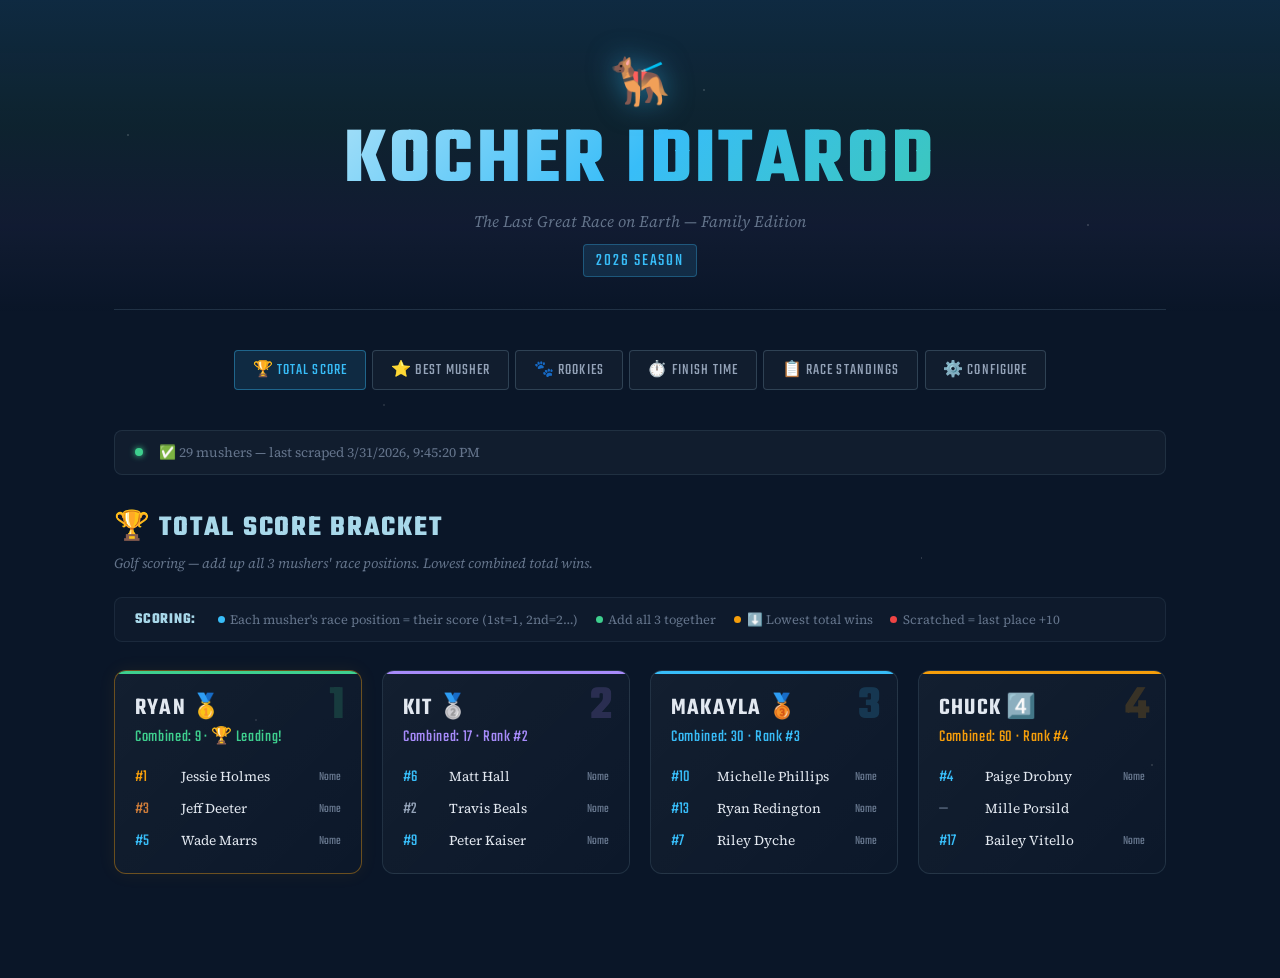
<file: index.html>
<!DOCTYPE html>
<html lang="en">
<head>
  <meta charset="UTF-8" />
  <meta name="viewport" content="width=device-width, initial-scale=1.0"/>
  <title>Kocher Iditarod Tracker 🐕</title>
  <link rel="preconnect" href="https://fonts.googleapis.com">
  <link href="https://fonts.googleapis.com/css2?family=Teko:wght@400;600;700&family=Source+Serif+4:ital,wght@0,300;0,400;0,600;1,300&display=swap" rel="stylesheet">
  <style>
    :root{
      --deep:#0a1628;--frost:#a8d8ea;--aurora-g:#3ecf8e;--aurora-b:#38bdf8;--aurora-p:#a78bfa;
      --gold:#f59e0b;--silver:#94a3b8;--bronze:#cd7c3a;--danger:#ef4444;--text:#e2e8f0;--muted:#64748b;
    }
    *{box-sizing:border-box;margin:0;padding:0}
    body{background:var(--deep);color:var(--text);font-family:'Source Serif 4',Georgia,serif;min-height:100vh;overflow-x:hidden}
    body::before{content:'';position:fixed;inset:0;pointer-events:none;z-index:0;
      background-image:
        radial-gradient(1px 1px at 10% 15%,rgba(255,255,255,.5) 0%,transparent 100%),
        radial-gradient(1px 1px at 30% 45%,rgba(255,255,255,.35) 0%,transparent 100%),
        radial-gradient(1px 1px at 55% 10%,rgba(255,255,255,.5) 0%,transparent 100%),
        radial-gradient(1px 1px at 72% 62%,rgba(255,255,255,.3) 0%,transparent 100%),
        radial-gradient(1px 1px at 85% 25%,rgba(255,255,255,.5) 0%,transparent 100%),
        radial-gradient(1px 1px at 20% 80%,rgba(255,255,255,.35) 0%,transparent 100%),
        radial-gradient(1px 1px at 90% 85%,rgba(255,255,255,.4) 0%,transparent 100%)}
    body::after{content:'';position:fixed;top:0;left:0;right:0;height:35vh;pointer-events:none;z-index:0;
      background:linear-gradient(180deg,rgba(56,189,248,.12) 0%,rgba(62,207,142,.07) 40%,rgba(167,139,250,.05) 70%,transparent 100%);
      animation:aurora 8s ease-in-out infinite alternate}
    @keyframes aurora{0%{opacity:.6}100%{opacity:1}}

    .container{position:relative;z-index:1;max-width:1100px;margin:0 auto;padding:0 1.5rem 4rem}

    header{text-align:center;padding:3rem 0 2rem;border-bottom:1px solid rgba(168,216,234,.15);margin-bottom:2.5rem}
    .header-dog{font-size:3rem;display:block;margin-bottom:.5rem;filter:drop-shadow(0 0 14px rgba(56,189,248,.5))}
    header h1{font-family:'Teko',sans-serif;font-size:clamp(2.8rem,7vw,5rem);font-weight:700;letter-spacing:.04em;text-transform:uppercase;line-height:1;
      background:linear-gradient(135deg,#e8f4f8 0%,#38bdf8 50%,#3ecf8e 100%);-webkit-background-clip:text;-webkit-text-fill-color:transparent;background-clip:text}
    header p{color:var(--muted);font-style:italic;font-size:1rem;margin-top:.5rem}
    .year-badge{display:inline-block;background:rgba(56,189,248,.12);border:1px solid rgba(56,189,248,.3);color:var(--aurora-b);
      font-family:'Teko',sans-serif;font-size:1.1rem;letter-spacing:.1em;padding:.2rem .8rem;border-radius:4px;margin-top:.75rem}

    nav{display:flex;gap:.4rem;justify-content:center;margin-bottom:2.5rem;flex-wrap:wrap}
    .nav-btn{font-family:'Teko',sans-serif;font-size:1rem;letter-spacing:.07em;text-transform:uppercase;
      padding:.45rem 1.1rem;border:1px solid rgba(168,216,234,.2);background:rgba(255,255,255,.03);
      color:var(--silver);border-radius:4px;cursor:pointer;transition:all .2s}
    .nav-btn:hover,.nav-btn.active{background:rgba(56,189,248,.12);border-color:rgba(56,189,248,.4);color:var(--aurora-b)}

    .view{display:none}.view.active{display:block}

    .status-bar{display:flex;align-items:center;background:rgba(255,255,255,.03);border:1px solid rgba(168,216,234,.1);
      border-radius:8px;padding:.75rem 1.25rem;margin-bottom:2rem;gap:1rem;flex-wrap:wrap}
    .status-dot{width:8px;height:8px;border-radius:50%;background:var(--aurora-g);box-shadow:0 0 6px var(--aurora-g);animation:pulse 2s infinite;flex-shrink:0}
    .status-dot.warn{background:var(--gold);box-shadow:0 0 6px var(--gold)}
    .status-dot.error{background:var(--danger);box-shadow:0 0 6px var(--danger);animation:none}
    @keyframes pulse{0%,100%{opacity:1}50%{opacity:.4}}
    .status-text{font-size:.85rem;color:var(--muted);flex:1}

    .scoring-key{display:flex;gap:.6rem 1.1rem;flex-wrap:wrap;align-items:center;
      background:rgba(255,255,255,.02);border:1px solid rgba(168,216,234,.08);border-radius:8px;
      padding:.65rem 1.25rem;margin-bottom:1.75rem;font-size:.8rem;color:var(--muted)}
    .scoring-key strong{font-family:'Teko',sans-serif;font-size:.95rem;letter-spacing:.05em;color:var(--frost);margin-right:.25rem}
    .key-item{display:flex;align-items:center;gap:.35rem;white-space:nowrap}
    .key-dot{width:7px;height:7px;border-radius:50%}

    .bracket-header{margin-bottom:1.5rem}
    .bracket-header h2{font-family:'Teko',sans-serif;font-size:1.8rem;letter-spacing:.06em;text-transform:uppercase;color:var(--frost);margin-bottom:.25rem}
    .bracket-header p{color:var(--muted);font-size:.875rem;font-style:italic}

    /* CARDS */
    .family-grid{display:grid;grid-template-columns:repeat(auto-fill,minmax(245px,1fr));gap:1.25rem;margin-bottom:2.5rem}
    .family-card{background:linear-gradient(135deg,rgba(255,255,255,.04) 0%,rgba(255,255,255,.01) 100%);
      border:1px solid rgba(168,216,234,.12);border-radius:12px;padding:1.25rem;
      position:relative;overflow:hidden;transition:transform .2s,border-color .2s}
    .family-card:hover{transform:translateY(-2px);border-color:rgba(168,216,234,.25)}
    .family-card.leading{border-color:rgba(245,158,11,.4);box-shadow:0 0 18px rgba(245,158,11,.07)}
    .family-card::before{content:'';position:absolute;top:0;left:0;right:0;height:3px;
      background:var(--card-color,var(--aurora-b));border-radius:12px 12px 0 0}
    .card-rank{font-family:'Teko',sans-serif;font-size:3rem;font-weight:700;line-height:1;
      color:var(--card-color,var(--aurora-b));opacity:.18;position:absolute;top:.75rem;right:1rem}
    .card-name{font-family:'Teko',sans-serif;font-size:1.5rem;font-weight:600;letter-spacing:.05em;text-transform:uppercase}
    .card-score{font-family:'Teko',sans-serif;font-size:1.05rem;color:var(--card-color,var(--aurora-b));letter-spacing:.04em;margin-bottom:1rem}
    .card-body{display:flex;flex-direction:column;gap:.5rem}
    .card-row{display:flex;align-items:center;gap:.5rem;font-size:.85rem}
    .card-row-label{font-family:'Teko',sans-serif;font-size:.78rem;letter-spacing:.08em;text-transform:uppercase;color:var(--muted);min-width:3.5rem}
    .musher-pos{font-family:'Teko',sans-serif;font-size:1.05rem;min-width:2.4rem;color:var(--aurora-b)}
    .musher-pos.gold{color:var(--gold)}.musher-pos.silver{color:var(--silver)}.musher-pos.bronze{color:var(--bronze)}
    .musher-pos.scr{color:var(--danger);font-size:.85rem}.musher-pos.unknown{color:var(--muted)}
    .musher-name{flex:1}
    .musher-pts{font-family:'Teko',sans-serif;font-size:1rem;color:var(--aurora-g)}
    .musher-pts.muted{color:var(--muted)}
    .divider{height:1px;background:rgba(168,216,234,.08);margin:.4rem 0}
    .badge{display:inline-block;font-family:'Teko',sans-serif;font-size:.72rem;letter-spacing:.06em;padding:.1rem .4rem;border-radius:3px;border:1px solid;white-space:nowrap}
    .badge-rookie{color:var(--aurora-p);border-color:rgba(167,139,250,.35);background:rgba(167,139,250,.08)}
    .badge-win{color:var(--aurora-g);border-color:rgba(62,207,142,.35);background:rgba(62,207,142,.08)}
    .badge-backup{color:var(--aurora-b);border-color:rgba(56,189,248,.35);background:rgba(56,189,248,.08)}
    .badge-scr{color:var(--danger);border-color:rgba(239,68,68,.35);background:rgba(239,68,68,.06)}
    .badge-pending{color:var(--muted);border-color:rgba(100,116,139,.3);background:rgba(100,116,139,.05)}
    .time-display{font-family:'Teko',sans-serif;font-size:1.3rem;color:var(--text);letter-spacing:.04em}
    .time-diff{font-family:'Teko',sans-serif;font-size:1rem}
    .time-diff.close{color:var(--aurora-g)}.time-diff.off{color:var(--muted)}.time-diff.winner{color:var(--gold)}

    /* TABLE */
    .standings-section h2{font-family:'Teko',sans-serif;font-size:1.8rem;letter-spacing:.06em;text-transform:uppercase;color:var(--frost);margin-bottom:1rem}
    .table-wrap{overflow-x:auto;border:1px solid rgba(168,216,234,.1);border-radius:10px}
    table{width:100%;border-collapse:collapse;font-size:.9rem}
    thead th{background:rgba(255,255,255,.05);font-family:'Teko',sans-serif;font-size:.95rem;letter-spacing:.1em;
      text-transform:uppercase;color:var(--muted);padding:.75rem 1rem;text-align:left;
      border-bottom:1px solid rgba(168,216,234,.1);white-space:nowrap}
    tbody tr{border-bottom:1px solid rgba(168,216,234,.06);transition:background .15s}
    tbody tr:hover{background:rgba(255,255,255,.03)}
    tbody tr.picked{background:rgba(56,189,248,.04)}
    tbody tr.rookie-hl{background:rgba(167,139,250,.04)}
    tbody td{padding:.65rem 1rem;vertical-align:middle}
    .pos-num{font-family:'Teko',sans-serif;font-size:1.2rem;color:var(--aurora-b)}
    tr.p1 .pos-num{color:var(--gold)}tr.p2 .pos-num{color:var(--silver)}tr.p3 .pos-num{color:var(--bronze)}
    .picked-by{display:flex;gap:.3rem;flex-wrap:wrap}
    .picker-tag{font-size:.7rem;font-family:'Teko',sans-serif;letter-spacing:.05em;padding:.1rem .45rem;border-radius:3px;border:1px solid}
    .s-racing{color:var(--aurora-g)}.s-finished{color:var(--gold)}.s-scr{color:var(--danger)}

    /* CONFIG */
    .config-section h2{font-family:'Teko',sans-serif;font-size:1.8rem;letter-spacing:.06em;text-transform:uppercase;color:var(--frost);margin-bottom:.5rem}
    .config-section>p{color:var(--muted);font-size:.9rem;margin-bottom:1.5rem;font-style:italic}
    .member-blocks{display:grid;grid-template-columns:repeat(auto-fill,minmax(260px,1fr));gap:1.25rem;margin-bottom:2rem}
    .member-block{background:rgba(255,255,255,.03);border:1px solid rgba(168,216,234,.1);border-radius:10px;padding:1.25rem}
    .block-title{font-family:'Teko',sans-serif;font-size:1.1rem;letter-spacing:.08em;text-transform:uppercase;margin-bottom:.75rem;padding-bottom:.5rem;border-bottom:1px solid rgba(168,216,234,.1)}
    .member-block label{display:block;font-family:'Teko',sans-serif;font-size:.82rem;letter-spacing:.1em;text-transform:uppercase;color:var(--muted);margin-bottom:.3rem}
    .member-block input{width:100%;background:rgba(255,255,255,.05);border:1px solid rgba(168,216,234,.15);border-radius:6px;
      padding:.45rem .75rem;color:var(--text);font-family:'Source Serif 4',serif;font-size:.9rem;margin-bottom:.65rem;transition:border-color .2s}
    .member-block input:focus{outline:none;border-color:rgba(56,189,248,.4)}
    .member-block input::placeholder{color:var(--muted)}
    .color-row{display:flex;align-items:center;gap:.5rem;margin-bottom:.65rem}
    .color-row input[type="color"]{width:40px;height:32px;padding:2px;cursor:pointer;margin-bottom:0}
    .section-divider{height:1px;background:rgba(168,216,234,.1);margin:.4rem 0 .75rem}
    .section-label{font-family:'Teko',sans-serif;font-size:.8rem;letter-spacing:.1em;text-transform:uppercase;color:var(--aurora-p);margin-bottom:.5rem}
    .time-row{display:flex;gap:.5rem}
    .time-row>div{flex:1}
    .save-btn{font-family:'Teko',sans-serif;font-size:1.15rem;letter-spacing:.08em;text-transform:uppercase;
      padding:.6rem 2rem;background:linear-gradient(135deg,rgba(56,189,248,.2),rgba(62,207,142,.2));
      border:1px solid rgba(56,189,248,.4);color:var(--aurora-b);border-radius:6px;cursor:pointer;transition:all .2s}
    .save-btn:hover{background:linear-gradient(135deg,rgba(56,189,248,.3),rgba(62,207,142,.3))}
    .save-confirm{display:none;color:var(--aurora-g);font-size:.9rem;margin-top:.5rem}
    .info-box{background:rgba(56,189,248,.06);border:1px solid rgba(56,189,248,.18);border-radius:8px;
      padding:1rem 1.25rem;margin-bottom:1.5rem;font-size:.875rem;color:#93c5fd;line-height:1.6}
    .info-box strong{display:block;color:var(--aurora-b);font-family:'Teko',sans-serif;font-size:1rem;letter-spacing:.05em;margin-bottom:.3rem}
    .finish-time-block{background:rgba(255,255,255,.03);border:1px solid rgba(168,216,234,.1);border-radius:10px;padding:1.25rem;margin-bottom:1.75rem}
    .finish-time-block h3{font-family:'Teko',sans-serif;font-size:1.2rem;letter-spacing:.07em;text-transform:uppercase;color:var(--frost);margin-bottom:.5rem}
    .finish-time-block p{color:var(--muted);font-size:.85rem;margin-bottom:.75rem;font-style:italic}
    .finish-time-inputs{display:flex;gap:.75rem;flex-wrap:wrap}
    .finish-time-inputs>div{flex:1;min-width:100px}
    code{background:rgba(255,255,255,.08);padding:.1rem .35rem;border-radius:3px;font-size:.85em}

    .no-data{text-align:center;padding:3rem 1rem;color:var(--muted);font-style:italic}
    .no-data .emoji{font-size:3rem;display:block;margin-bottom:1rem}
    .loader{display:inline-block;width:13px;height:13px;border:2px solid rgba(56,189,248,.2);
      border-top-color:var(--aurora-b);border-radius:50%;animation:spin .7s linear infinite;vertical-align:middle;margin-right:5px}
    @keyframes spin{to{transform:rotate(360deg)}}
    @media(max-width:640px){header h1{font-size:2.5rem}.family-grid{grid-template-columns:1fr 1fr}.nav-btn{font-size:.85rem;padding:.4rem .75rem}}
    @media(max-width:420px){.family-grid{grid-template-columns:1fr}}
  </style>
  <script src="picks.js"></script>
</head>
<body>
<div class="container">

  <header>
    <span class="header-dog">🐕‍🦺</span>
    <h1>Kocher Iditarod</h1>
    <p>The Last Great Race on Earth — Family Edition</p>
    <span class="year-badge">2026 SEASON</span>
  </header>

  <nav>
    <button class="nav-btn active" onclick="showView('score',this)">🏆 Total Score</button>
    <button class="nav-btn" onclick="showView('best',this)">⭐ Best Musher</button>
    <button class="nav-btn" onclick="showView('rookie',this)">🐾 Rookies</button>
    <button class="nav-btn" onclick="showView('time',this)">⏱️ Finish Time</button>
    <button class="nav-btn" onclick="showView('race',this)">📋 Race Standings</button>
    <button class="nav-btn" onclick="showView('config',this)">⚙️ Configure</button>
  </nav>

  <div class="status-bar">
    <div class="status-dot" id="status-dot"></div>
    <span class="status-text" id="status-text"><span class="loader"></span> Fetching standings...</span>
  </div>

  <!-- BRACKET 1: TOTAL SCORE -->
  <div id="view-score" class="view active">
    <div class="bracket-header">
      <h2>🏆 Total Score Bracket</h2>
      <p>Golf scoring — add up all 3 mushers' race positions. Lowest combined total wins.</p>
    </div>
    <div class="scoring-key">
      <strong>SCORING:</strong>
      <span class="key-item"><span class="key-dot" style="background:var(--aurora-b)"></span>Each musher's race position = their score (1st=1, 2nd=2…)</span>
      <span class="key-item"><span class="key-dot" style="background:var(--aurora-g)"></span>Add all 3 together</span>
      <span class="key-item"><span class="key-dot" style="background:var(--gold)"></span>⬇️ Lowest total wins</span>
      <span class="key-item"><span class="key-dot" style="background:var(--danger)"></span>Scratched = last place +10</span>
    </div>
    <div class="family-grid" id="grid-score">
      <div class="no-data"><span class="emoji">⏳</span>Loading...</div>
    </div>
  </div>

  <!-- BRACKET 2: BEST MUSHER -->
  <div id="view-best" class="view">
    <div class="bracket-header">
      <h2>⭐ Best Musher Bracket</h2>
      <p>Forget the team — whose single best pick is furthest ahead in the race?</p>
    </div>
    <div class="scoring-key">
      <strong>SCORING:</strong>
      <span class="key-item"><span class="key-dot" style="background:var(--aurora-b)"></span>Take the best-placed musher from each person's 3 picks</span>
      <span class="key-item"><span class="key-dot" style="background:var(--gold)"></span>⬇️ Lowest single position wins</span>
    </div>
    <div class="family-grid" id="grid-best">
      <div class="no-data"><span class="emoji">⏳</span>Loading...</div>
    </div>
  </div>

  <!-- BRACKET 3: ROOKIE -->
  <div id="view-rookie" class="view">
    <div class="bracket-header">
      <h2>🐾 Rookie Bracket</h2>
      <p>Each person picked a primary and backup rookie. Lowest finishing position wins. Backup is used if primary scratches.</p>
    </div>
    <div class="scoring-key">
      <strong>SCORING:</strong>
      <span class="key-item"><span class="key-dot" style="background:var(--aurora-p)"></span>Primary rookie used first</span>
      <span class="key-item"><span class="key-dot" style="background:var(--aurora-b)"></span>Backup activates if primary scratches</span>
      <span class="key-item"><span class="key-dot" style="background:var(--gold)"></span>⬇️ Lowest position wins</span>
      <span class="key-item"><span class="key-dot" style="background:var(--muted)"></span>Rookies tagged (r) in Race Standings</span>
    </div>
    <div class="family-grid" id="grid-rookie">
      <div class="no-data"><span class="emoji">⏳</span>Loading...</div>
    </div>
  </div>

  <!-- BRACKET 4: FINISH TIME -->
  <div id="view-time" class="view">
    <div class="bracket-header">
      <h2>⏱️ Finish Time Bracket</h2>
      <p>Each person guessed how long the race winner would take. Closest guess wins.</p>
    </div>
    <div class="scoring-key">
      <strong>SCORING:</strong>
      <span class="key-item"><span class="key-dot" style="background:var(--aurora-b)"></span>Guesses in days + hours</span>
      <span class="key-item"><span class="key-dot" style="background:var(--aurora-g)"></span>Closest to actual finish time wins</span>
      <span class="key-item"><span class="key-dot" style="background:var(--gold)"></span>Enter actual time in ⚙️ Configure once race ends</span>
    </div>
    <div id="time-winner-banner"></div>
    <div class="family-grid" id="grid-time">
      <div class="no-data"><span class="emoji">⏳</span>Loading...</div>
    </div>
  </div>

  <!-- RACE STANDINGS -->
  <div id="view-race" class="view">
    <div class="standings-section">
      <h2>📋 Full Race Standings</h2>
      <div class="table-wrap">
        <table>
          <thead><tr><th>Pos</th><th>Musher</th><th>Status</th><th>Checkpoint</th><th>Rookie</th><th>Picked By</th></tr></thead>
          <tbody id="standings-tbody"><tr><td colspan="6" class="no-data">Loading...</td></tr></tbody>
        </table>
      </div>
    </div>
  </div>

  <!-- CONFIG -->
  <div id="view-config" class="view">
    <div class="config-section">
      <h2>⚙️ Configure Picks</h2>
      <p>Update family members, musher picks, rookie picks, and finish time guesses. Names must match exactly as shown in Race Standings.</p>

      <div class="info-box">
        <strong>🤖 Live Data</strong>
        GitHub Actions scrapes iditarod.com every 3 hours → saves to <code>standings.json</code> → this page fetches it automatically. Trigger manually: Actions tab → Scrape Iditarod Standings → Run workflow.
      </div>

      <div class="finish-time-block">
        <h3>🏁 Actual Winner Finish Time</h3>
        <p>Enter once the race winner crosses the finish line. Leave blank while race is ongoing.</p>
        <div class="finish-time-inputs">
          <div>
            <label style="display:block;font-family:'Teko',sans-serif;font-size:.85rem;letter-spacing:.1em;text-transform:uppercase;color:var(--muted);margin-bottom:.3rem">Days</label>
            <input id="actual-days" type="number" min="0" max="30" placeholder="e.g. 9"
              style="width:100%;background:rgba(255,255,255,.05);border:1px solid rgba(168,216,234,.15);border-radius:6px;padding:.5rem .75rem;color:var(--text);font-family:'Source Serif 4',serif;font-size:.95rem"/>
          </div>
          <div>
            <label style="display:block;font-family:'Teko',sans-serif;font-size:.85rem;letter-spacing:.1em;text-transform:uppercase;color:var(--muted);margin-bottom:.3rem">Hours</label>
            <input id="actual-hours" type="number" min="0" max="23" placeholder="e.g. 14"
              style="width:100%;background:rgba(255,255,255,.05);border:1px solid rgba(168,216,234,.15);border-radius:6px;padding:.5rem .75rem;color:var(--text);font-family:'Source Serif 4',serif;font-size:.95rem"/>
          </div>
        </div>
      </div>

      <div class="member-blocks" id="member-blocks"></div>
      <button class="save-btn" onclick="saveConfig()">💾 Save All Picks</button>
      <div class="save-confirm" id="save-confirm">✓ Saved!</div>
    </div>
  </div>

</div>

<script>
// DEFAULT_CONFIG is loaded from picks.js
// Falls back to empty config if picks.js fails to load
const DEFAULT_CONFIG = (typeof PICKS !== 'undefined') ? PICKS : {
  actualFinishDays: null, actualFinishHours: null,
  members: []
};

// ══════════════════════════════════════════════════
// STATE
// ══════════════════════════════════════════════════
let config   = loadConfig();
let raceData = [];

function loadConfig(){
  try{
    const s = localStorage.getItem('iditarod-config-2026');
    if(!s) return JSON.parse(JSON.stringify(DEFAULT_CONFIG));
    const stored = JSON.parse(s);
    // Merge in any new fields from DEFAULT_CONFIG that might be missing
    stored.members = stored.members.map((m,i) => ({...DEFAULT_CONFIG.members[i], ...m}));
    return stored;
  } catch(e){ return JSON.parse(JSON.stringify(DEFAULT_CONFIG)); }
}

function saveConfig(){
  const ad = document.getElementById('actual-days').value;
  const ah = document.getElementById('actual-hours').value;
  config.actualFinishDays  = ad !== '' ? parseFloat(ad)  : null;
  config.actualFinishHours = ah !== '' ? parseFloat(ah) : null;

  document.querySelectorAll('.member-block[data-idx]').forEach(block => {
    const i = parseInt(block.dataset.idx);
    config.members[i].name           = block.querySelector('.inp-name').value.trim() || config.members[i].name;
    config.members[i].color          = block.querySelector('.inp-color').value;
    config.members[i].picks          = [
      block.querySelector('.inp-p1').value,
      block.querySelector('.inp-p2').value,
      block.querySelector('.inp-p3').value
    ].map(s=>s.trim()).filter(Boolean);
    config.members[i].rookiePrimary  = block.querySelector('.inp-rp').value.trim();
    config.members[i].rookieBackup   = block.querySelector('.inp-rb').value.trim();
    config.members[i].timeGuessDays  = parseFloat(block.querySelector('.inp-td').value)||0;
    config.members[i].timeGuessHours = parseFloat(block.querySelector('.inp-th').value)||0;
  });

  localStorage.setItem('iditarod-config-2026', JSON.stringify(config));
  const el = document.getElementById('save-confirm');
  el.style.display = 'block';
  setTimeout(()=>el.style.display='none', 3000);
  renderAll();
}

// ══════════════════════════════════════════════════
// FETCH standings.json
// ══════════════════════════════════════════════════
async function fetchStandings(){
  const dot = document.getElementById('status-dot');
  const txt = document.getElementById('status-text');
  txt.innerHTML = '<span class="loader"></span> Fetching latest standings...';
  try{
    const res  = await fetch('standings.json?t='+Date.now(), {cache:'no-store'});
    if(!res.ok) throw new Error('HTTP '+res.status);
    const json = await res.json();
    if(!json.mushers||json.mushers.length===0) throw new Error('No musher data yet');
    raceData = json.mushers;
    const updated = json.updated ? new Date(json.updated).toLocaleString() : 'unknown';
    dot.className = 'status-dot';
    txt.textContent = `✅ ${raceData.length} mushers — last scraped ${updated}`;
  } catch(err){
    console.warn('standings.json fetch failed:', err.message);
    dot.className = 'status-dot warn';
    txt.innerHTML = '⚠️ standings.json not populated — Actions tab → "Scrape Iditarod Standings" → Run workflow.';
    raceData = [];
  }
  renderAll();
}

// ══════════════════════════════════════════════════
// HELPERS
// ══════════════════════════════════════════════════
function norm(s){ return (s||'').toLowerCase().trim().replace(/\s+/g,' '); }

function findMusher(name){
  if(!name) return null;
  return raceData.find(r => norm(r.name) === norm(name)) || null;
}

function isRookie(m){ return m && /\(r\)/i.test(m.name); }

function posClass(pos){
  return pos===1?'gold':pos===2?'silver':pos===3?'bronze':'';
}

function musherScore(m, lastPlace){
  if(!m) return lastPlace+10;
  if(m.status==='Scratched') return lastPlace+10;
  return m.pos || lastPlace+10;
}

function toHours(days, hours){ return (parseFloat(days)||0)*24 + (parseFloat(hours)||0); }

function formatDiff(totalHours){
  const d = Math.floor(totalHours/24);
  const h = Math.round(totalHours%24);
  if(d>0) return `${d}d ${h}h`;
  return `${h}h`;
}

const medals = ['🥇','🥈','🥉','4️⃣'];

// ══════════════════════════════════════════════════
// BRACKET 1 — TOTAL SCORE
// ══════════════════════════════════════════════════
function renderScoreBracket(){
  const grid      = document.getElementById('grid-score');
  const lastPlace = raceData.length || 50;

  const scored = config.members.map(member => {
    let total = 0;
    const details = member.picks.map(picked => {
      const m   = findMusher(picked);
      const scr = m && m.status==='Scratched';
      const s   = musherScore(m, lastPlace);
      total += s;
      return { name:picked, m, score:s, scr };
    });
    return {...member, total, details};
  }).sort((a,b)=>a.total-b.total);

  grid.innerHTML = scored.map((m,rank) => `
    <div class="family-card ${rank===0?'leading':''}" style="--card-color:${m.color}">
      <div class="card-rank">${rank+1}</div>
      <div class="card-name">${m.name} ${medals[rank]||''}</div>
      <div class="card-score">Combined: ${m.total} · ${rank===0?'🏆 Leading!':'Rank #'+(rank+1)}</div>
      <div class="card-body">
        ${m.details.map(d => {
          const pos  = d.m ? d.m.pos : null;
          const scr  = d.scr;
          const pc   = scr?'scr':!pos?'unknown':posClass(pos);
          const pl   = scr?'SCR':pos?'#'+pos:'—';
          const ckpt = d.m ? (d.m.checkpoint||'') : '';
          return `<div class="card-row">
            <span class="musher-pos ${pc}">${pl}</span>
            <span class="musher-name">${d.name}</span>
            <span class="musher-pts ${scr||!pos?'muted':''}" style="font-size:.8rem;color:var(--muted)">${ckpt}</span>
          </div>`;
        }).join('')}
      </div>
    </div>`).join('');
}

// ══════════════════════════════════════════════════
// BRACKET 2 — BEST MUSHER
// ══════════════════════════════════════════════════
function renderBestMusherBracket(){
  const grid      = document.getElementById('grid-best');
  const lastPlace = raceData.length || 50;

  const scored = config.members.map(member => {
    const mushers = member.picks.map(picked => {
      const m = findMusher(picked);
      return { name:picked, m, score: musherScore(m, lastPlace) };
    }).sort((a,b)=>a.score-b.score);

    return {...member, best: mushers[0], rest: mushers.slice(1)};
  }).sort((a,b)=>a.best.score-b.best.score);

  grid.innerHTML = scored.map((m,rank) => {
    const b  = m.best;
    const bm = b.m;
    const bpos  = bm ? bm.pos : null;
    const bscr  = bm && bm.status==='Scratched';
    const bpc   = bscr?'scr':!bpos?'unknown':posClass(bpos);
    const bpl   = bscr?'SCR':bpos?'#'+bpos:'—';

    return `
    <div class="family-card ${rank===0?'leading':''}" style="--card-color:${m.color}">
      <div class="card-rank">${rank+1}</div>
      <div class="card-name">${m.name} ${medals[rank]||''}</div>
      <div class="card-score">Best: ${bpl} · ${rank===0?'🏆 Leading!':'Rank #'+(rank+1)}</div>
      <div class="card-body">
        <div class="card-row">
          <span class="musher-pos ${bpc}" style="font-size:1.2rem">${bpl}</span>
          <span class="musher-name" style="font-weight:600">${b.name}</span>
          <span class="badge badge-win">BEST</span>
        </div>
        <div class="divider"></div>
        ${m.rest.map(d => {
          const dm  = d.m;
          const dpos = dm ? dm.pos : null;
          const dscr = dm && dm.status==='Scratched';
          const dpc  = dscr?'scr':!dpos?'unknown':posClass(dpos);
          const dpl  = dscr?'SCR':dpos?'#'+dpos:'—';
          return `<div class="card-row" style="opacity:.55">
            <span class="musher-pos ${dpc}" style="font-size:.9rem">${dpl}</span>
            <span class="musher-name" style="font-size:.82rem">${d.name}</span>
          </div>`;
        }).join('')}
      </div>
    </div>`;
  }).join('');
}

// ══════════════════════════════════════════════════
// BRACKET 3 — ROOKIE BRACKET
// ══════════════════════════════════════════════════
function renderRookieBracket(){
  const grid      = document.getElementById('grid-rookie');
  const lastPlace = raceData.length || 50;

  const scored = config.members.map(member => {
    const pm  = findMusher(member.rookiePrimary);
    const bkm = findMusher(member.rookieBackup);

    // Use primary; if scratched or missing fall back to backup
    const primaryScr = pm && pm.status==='Scratched';
    const useBackup  = !pm || primaryScr;
    const active     = useBackup ? bkm : pm;
    const score      = musherScore(active, lastPlace);

    return {...member, pm, bkm, active, useBackup, primaryScr, rookieScore:score};
  }).sort((a,b)=>a.rookieScore-b.rookieScore);

  grid.innerHTML = scored.map((m,rank) => {
    const noPicksSet = !m.rookiePrimary && !m.rookieBackup;

    const pmPos  = m.pm  ? m.pm.pos  : null;
    const pmScr  = m.pm  && m.pm.status==='Scratched';
    const bkmPos = m.bkm ? m.bkm.pos : null;
    const bkmScr = m.bkm && m.bkm.status==='Scratched';

    const activePos = m.active ? (m.active.status==='Scratched'?'SCR':m.active.pos?'#'+m.active.pos:'—') : '—';
    const activePc  = m.active ? (m.active.status==='Scratched'?'scr':posClass(m.active.pos)) : 'unknown';

    return `
    <div class="family-card ${rank===0&&!noPicksSet?'leading':''}" style="--card-color:${m.color}">
      <div class="card-rank">${rank+1}</div>
      <div class="card-name">${m.name} ${noPicksSet?'':medals[rank]||''}</div>
      <div class="card-score">${noPicksSet?'No picks set — see ⚙️ Configure':'Active: '+activePos+(rank===0?' · 🏆 Leading!':' · Rank #'+(rank+1))}</div>
      <div class="card-body">
        ${noPicksSet
          ? `<div style="color:var(--muted);font-size:.85rem;font-style:italic">Set rookie picks in ⚙️ Configure tab</div>`
          : `
        <div class="card-row">
          <span class="badge badge-rookie" style="min-width:4.8rem;text-align:center">PRIMARY</span>
          <span class="musher-pos ${pmScr?'scr':!pmPos?'unknown':posClass(pmPos)}">${pmScr?'SCR':pmPos?'#'+pmPos:'—'}</span>
          <span class="musher-name">${m.rookiePrimary||'—'}</span>
          ${pmScr?'<span class="badge badge-scr">SCR</span>':''}
          ${!pmScr&&m.pm&&!m.useBackup?'<span class="badge badge-win">ACTIVE</span>':''}
        </div>
        <div class="card-row">
          <span class="badge badge-backup" style="min-width:4.8rem;text-align:center">BACKUP</span>
          <span class="musher-pos ${bkmScr?'scr':!bkmPos?'unknown':posClass(bkmPos)}">${bkmScr?'SCR':bkmPos?'#'+bkmPos:'—'}</span>
          <span class="musher-name">${m.rookieBackup||'—'}</span>
          ${bkmScr?'<span class="badge badge-scr">SCR</span>':''}
          ${m.useBackup&&m.bkm&&!bkmScr?'<span class="badge badge-win">ACTIVE</span>':''}
        </div>
        ${m.useBackup&&m.primaryScr?`<div style="font-size:.75rem;color:var(--aurora-p);margin-top:.3rem;font-style:italic">⚡ Backup activated — primary scratched</div>`:''}
        `}
      </div>
    </div>`;
  }).join('');
}

// ══════════════════════════════════════════════════
// BRACKET 4 — FINISH TIME
// ══════════════════════════════════════════════════
function renderTimeBracket(){
  const grid   = document.getElementById('grid-time');
  const banner = document.getElementById('time-winner-banner');

  const actualHours = (config.actualFinishDays!=null && config.actualFinishHours!=null)
    ? toHours(config.actualFinishDays, config.actualFinishHours)
    : null;

  const scored = config.members.map(member => {
    const guessHours = toHours(member.timeGuessDays, member.timeGuessHours);
    const diff = actualHours!=null ? Math.abs(guessHours - actualHours) : null;
    return {...member, guessHours, diff};
  }).sort((a,b)=>{
    if(a.diff==null&&b.diff==null) return 0;
    if(a.diff==null) return 1;
    if(b.diff==null) return -1;
    return a.diff-b.diff;
  });

  if(actualHours!=null){
    const w = scored[0];
    banner.innerHTML=`<div style="background:rgba(245,158,11,.1);border:1px solid rgba(245,158,11,.3);border-radius:10px;padding:1rem 1.25rem;margin-bottom:1.75rem;">
      <span style="font-family:'Teko',sans-serif;font-size:1.1rem;color:var(--gold);letter-spacing:.05em">
        🏁 RACE COMPLETE — Winner time: ${config.actualFinishDays}d ${config.actualFinishHours}h &nbsp;|&nbsp;
        🥇 Closest guess: <strong>${w.name}</strong> — off by ${formatDiff(w.diff)}
      </span>
    </div>`;
  } else {
    banner.innerHTML='';
  }

  grid.innerHTML = scored.map((m,rank) => {
    const gd = Math.floor(m.guessHours/24);
    const gh = Math.round(m.guessHours%24);
    const diffStr   = m.diff!=null ? formatDiff(m.diff) : null;
    const diffClass = m.diff==null?'off':m.diff<12?'winner':m.diff<48?'close':'off';
    const isWinner  = rank===0 && actualHours!=null;

    return `
    <div class="family-card ${isWinner?'leading':''}" style="--card-color:${m.color}">
      <div class="card-rank">${rank+1}</div>
      <div class="card-name">${m.name} ${actualHours!=null?medals[rank]||'':''}</div>
      <div class="card-score">${actualHours!=null?'Off by '+(diffStr||'?'):gd+'d '+gh+'h guess'}</div>
      <div class="card-body">
        <div class="card-row">
          <span class="card-row-label">Guess</span>
          <span class="time-display">${gd}d ${gh}h</span>
        </div>
        ${actualHours!=null?`
        <div class="card-row">
          <span class="card-row-label">Actual</span>
          <span class="time-display">${config.actualFinishDays}d ${config.actualFinishHours}h</span>
        </div>
        <div class="card-row">
          <span class="card-row-label">Diff</span>
          <span class="time-diff ${diffClass}">${diffStr} ${isWinner?'🏆':''}</span>
        </div>`:`
        <div style="color:var(--muted);font-size:.8rem;font-style:italic;margin-top:.25rem">Enter actual finish time in ⚙️ Configure when race ends</div>`}
      </div>
    </div>`;
  }).join('');
}

// ══════════════════════════════════════════════════
// RACE STANDINGS TABLE
// ══════════════════════════════════════════════════
function renderStandingsTable(){
  const tbody = document.getElementById('standings-tbody');
  if(!raceData.length){
    tbody.innerHTML='<tr><td colspan="6" class="no-data">No race data yet</td></tr>';
    return;
  }
  // Build picked-by map — includes main picks AND rookie picks
  const pickedBy={};
  config.members.forEach(m=>{
    const allPicks = [...(m.picks||[]), m.rookiePrimary||'', m.rookieBackup||''].filter(Boolean);
    allPicks.forEach(p=>{
      const k=norm(p);
      if(!pickedBy[k]) pickedBy[k]=[];
      if(!pickedBy[k].find(x=>x.name===m.name)) pickedBy[k].push(m);
    });
  });

  tbody.innerHTML = raceData.map(m=>{
    const k       = norm(m.name);
    const pickers = pickedBy[k]||[];
    const rookie  = isRookie(m);
    const pc      = m.pos===1?'p1':m.pos===2?'p2':m.pos===3?'p3':'';
    const sc      = m.status==='Finished'?'s-finished':m.status==='Scratched'?'s-scr':'s-racing';
    return `<tr class="${pickers.length?'picked':''} ${rookie?'rookie-hl':''} ${pc}">
      <td><span class="pos-num">${m.pos}</span></td>
      <td>${m.name}</td>
      <td><span class="${sc}">${m.status||'Racing'}</span></td>
      <td style="color:var(--muted);font-size:.85rem">${m.checkpoint||'—'}</td>
      <td>${rookie?'<span class="badge badge-rookie">Rookie</span>':''}</td>
      <td><div class="picked-by">${pickers.map(p=>`<span class="picker-tag" style="color:${p.color};border-color:${p.color}40;background:${p.color}10">${p.name.split(' ')[0]}</span>`).join('')}</div></td>
    </tr>`;
  }).join('');
}

// ══════════════════════════════════════════════════
// CONFIG FORM
// ══════════════════════════════════════════════════
function renderConfigForm(){
  if(config.actualFinishDays!=null)  document.getElementById('actual-days').value  = config.actualFinishDays;
  if(config.actualFinishHours!=null) document.getElementById('actual-hours').value = config.actualFinishHours;

  const rookies = raceData.filter(isRookie).map(r=>r.name);

  document.getElementById('member-blocks').innerHTML = config.members.map((m,i)=>`
    <div class="member-block" data-idx="${i}">
      <div class="block-title" style="color:${m.color}">${m.name||'Member '+(i+1)}</div>

      <label>Name</label>
      <input class="inp-name" type="text" value="${m.name}" placeholder="e.g. Dad"/>
      <div class="color-row">
        <input class="inp-color" type="color" value="${m.color}"/>
        <label style="margin-bottom:0">Color</label>
      </div>

      <div class="section-label" style="margin-top:.25rem">🏁 Musher Picks</div>
      <label>Pick 1</label><input class="inp-p1" type="text" value="${m.picks[0]||''}" placeholder="Musher full name"/>
      <label>Pick 2</label><input class="inp-p2" type="text" value="${m.picks[1]||''}" placeholder="Musher full name"/>
      <label>Pick 3</label><input class="inp-p3" type="text" value="${m.picks[2]||''}" placeholder="Musher full name"/>

      <div class="section-divider"></div>
      <div class="section-label">🐾 Rookie Picks</div>
      ${rookies.length?`<div style="font-size:.72rem;color:var(--muted);margin-bottom:.5rem;line-height:1.5;font-style:italic">2026 rookies: ${rookies.join(', ')}</div>`:''}
      <label>Primary Rookie</label>
      <input class="inp-rp" type="text" value="${m.rookiePrimary||''}" placeholder="e.g. Sam Martin (r)"/>
      <label>Backup Rookie</label>
      <input class="inp-rb" type="text" value="${m.rookieBackup||''}" placeholder="Used if primary scratches"/>

      <div class="section-divider"></div>
      <div class="section-label">⏱️ Finish Time Guess</div>
      <div class="time-row">
        <div><label>Days</label><input class="inp-td" type="number" min="0" max="30" value="${m.timeGuessDays||0}"/></div>
        <div><label>Hours</label><input class="inp-th" type="number" min="0" max="23" value="${m.timeGuessHours||0}"/></div>
      </div>
    </div>`).join('');
}

// ══════════════════════════════════════════════════
// RENDER ALL + NAV
// ══════════════════════════════════════════════════
function renderAll(){
  renderScoreBracket();
  renderBestMusherBracket();
  renderRookieBracket();
  renderTimeBracket();
  renderStandingsTable();
  renderConfigForm();
}

function showView(name,btn){
  document.querySelectorAll('.view').forEach(v=>v.classList.remove('active'));
  document.querySelectorAll('.nav-btn').forEach(b=>b.classList.remove('active'));
  document.getElementById('view-'+name).classList.add('active');
  btn.classList.add('active');
}

// ══════════════════════════════════════════════════
// INIT
// ══════════════════════════════════════════════════
renderConfigForm();
fetchStandings();
</script>
</body>
</html>
</file>
